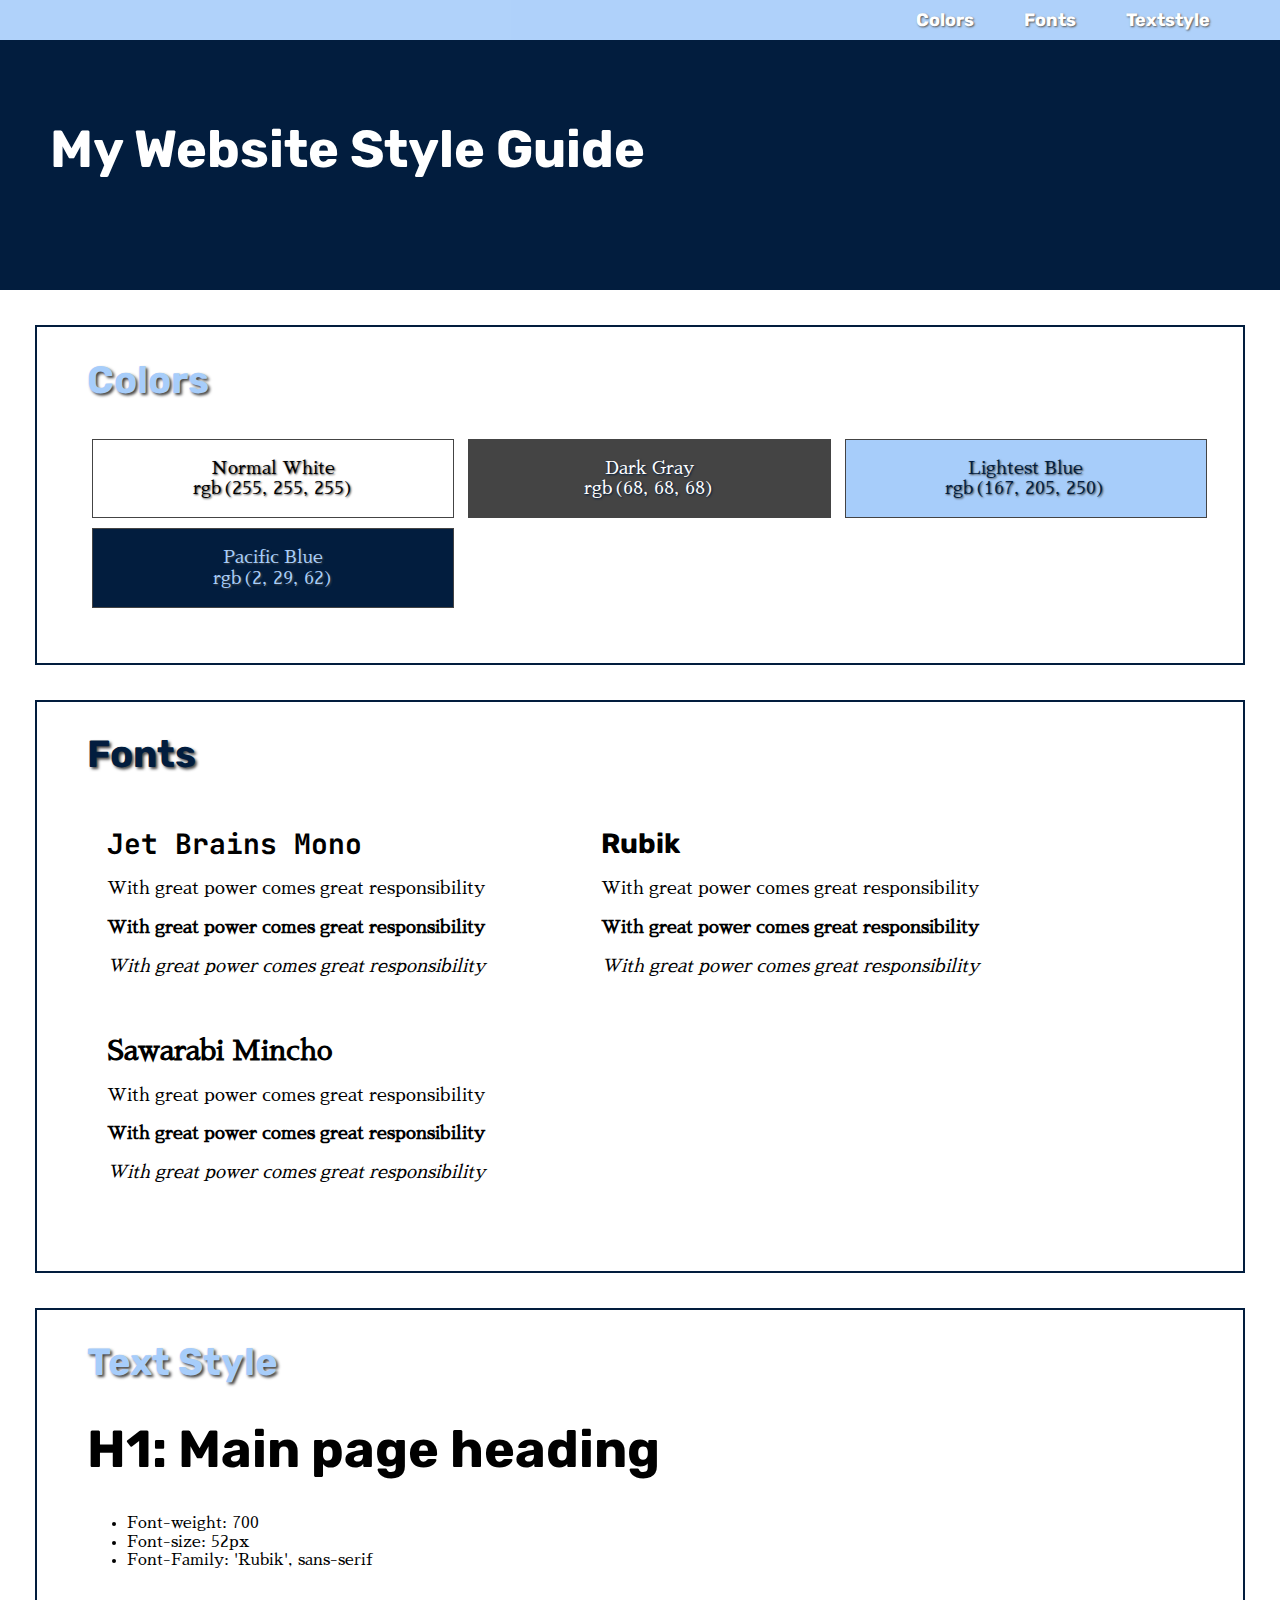
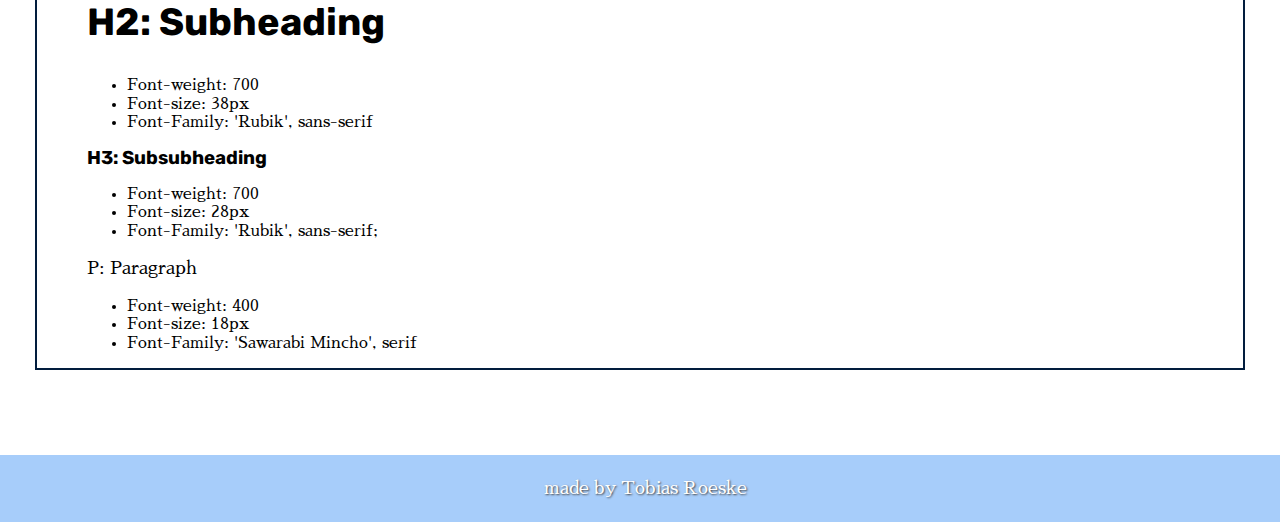
<file: Style Guide/index.html>
<!DOCTYPE html>
<html lang="en">
<head>
    <meta charset="UTF-8">
    <meta http-equiv="X-UA-Compatible" content="IE=edge">
    <meta name="viewport" content="width=device-width, initial-scale=1.0">
    <title>Style Guide</title>
    <link rel="stylesheet" href="./ressources/CSS/normalize.css" type="text/css">
    <link rel="stylesheet" href="./ressources/CSS/index.css" type="text/css">
    <link href="https://fonts.googleapis.com/css2?family=JetBrains+Mono&family=Rubik:wght@400;700&family=Sawarabi+Mincho&display=swap" rel="stylesheet">
</head>
<body>

    <!-- Header & Navbar-->
       <nav class="navbar">
            <span><a href="#">Textstyle</a></span>
            <span><a href="#fonts">Fonts</a></span>
            <span><a href="#colors">Colors</a></span>
        </nav>
    <!-- Banner Section-->
<main>
    <header class="header">
        <h1 id="mainheading">My Website Style Guide</h1>
    </header>

    <!-- Color Section-->
    
    <section class="colors" id="colors">
        <h2>Colors</h2>
        <div class="colorblock">
            <div class="color-panel normalwhite">
                <p>Normal White <br>
                rgb(255, 255, 255)</p>
            </div>
            <div class="color-panel darkgray">
                <p>Dark Gray<br>
                rgb(68, 68, 68)</p>
            </div>
            <div class="color-panel lightestblue">
                <p>Lightest Blue <br>
                rgb(167, 205, 250)</p>
            </div>
            <div class="color-panel pacificblue">
            <p>Pacific Blue<br>
            rgb(2, 29, 62)</p>
            </div>
        </div>
    </section>

    <!-- Font Section-->
    
    <section class="fonts" id="fonts">
        <h2>Fonts</h2>
        <div class="fontblock">
            <div class="font-panel jet-brains-mono">
                <h3>Jet Brains Mono</h3>
                <p class="normal">With great power comes great responsibility</p>
                <p class="bolt">With great power comes great responsibility</p>
                <p class="italic">With great power comes great responsibility</p>
            </div>
            <div class="font-panel rubik">
                <h3>Rubik</h3>
                <p class="normal">With great power comes great responsibility</p>
                <p class="bolt">With great power comes great responsibility</p>
                <p class="italic">With great power comes great responsibility</p>
            </div>
            <div class="font-panel sawarabi-mincho">
                <h3>Sawarabi Mincho</h3>
                <p class="normal">With great power comes great responsibility</p>
                <p class="bolt">With great power comes great responsibility</p>
                <p class="italic">With great power comes great responsibility</p>
            </div>
        </div>

    </section>
    
    <!-- Textstyle Section-->
    
    <section class="textstyle" id="textstyle">
        <h2 id="specialh2">Text Style</h2>
            <h1>H1: Main page heading</h1>
                <ul>
                    <li>Font-weight: 700</li>
                    <li>Font-size: 52px</li>
                    <li>Font-Family: 'Rubik', sans-serif</li>
                </ul>
            <h2>H2: Subheading</h2>
                <ul>
                    <li>Font-weight: 700</li>
                    <li>Font-size: 38px</li>
                    <li>Font-Family: 'Rubik', sans-serif</li>
                </ul>
            <h3>H3: Subsubheading</h3>
                <ul>
                    <li>Font-weight: 700</li>
                    <li>Font-size: 28px</li>
                    <li>Font-Family: 'Rubik', sans-serif;</li>
                </ul>
            <p>P: Paragraph</p>
                <ul>
                    <li>Font-weight: 400</li>
                    <li>Font-size: 18px</li>
                    <li>Font-Family: 'Sawarabi Mincho', serif</li>
                </ul>
    </section>
</main>
<footer>
    <p>made by Tobias Roeske</p>
</footer>    
</body>
</html>
</file>
<file: Style Guide/ressources/CSS/index.css>
/* Type Selectors */

html {
    background: rgb(255, 255, 255);
    width: 100%;
}

body {
    margin: 0;
}

main {
    margin-top: 40px;
}

a {
    text-decoration: none;
    font-family: 'Rubik', sans-serif;
    font-size: 18px;
    font-weight: 700;
    color: rgb(255, 255, 255);
    text-shadow: 1px 1px 2px rgb(68, 68, 68);
}

a:hover {
    color:rgb(2, 29, 62);
    text-shadow: none;
}

h1 {
    font-family: 'Rubik', sans-serif;
    font-size: 52px;
    font-weight: 700;
}

h2 {
    font-family: 'Rubik', sans-serif;
    font-size: 38px;
    font-weight: 700;
}



h3 {
    font-family: 'Rubik', sans-serif;
    font-size: 28;
    font-weight: 700;
    margin: 0;
}

p {
    font-family: 'Sawarabi Mincho', serif;
    font-size: 18px;
    font-weight: 400;
}

ul {
    font-family: 'Sawarabi Mincho', serif;
}

/* ID Selectors */

#mainheading {
    color:rgb(255, 255, 255);
    margin: 0;
    width: 100%;
    position: relative;
    top: 80px;
    left: 50px;
} 

#specialh2 {
    color: rgb(167, 205, 250);
    text-shadow: 2px 2px 3px rgb(68, 68, 68);
}

/* Navbar Section */

.navbar {
    box-sizing: border-box;
    background-color:rgb(167, 205, 250);
    padding: 20px 20px;
    width: 100%;
    height: 8px;
    position: fixed;
    top: 0;
    opacity: .9;
    z-index: 1;
}

.navbar span {
    display: block;
    position: relative;
    float: right;
    bottom: 10px;
    padding-right: 50px;
}

/* Banner Section */

.header {
    box-sizing: border-box;
    background-color:rgb(2, 29, 62);
    height: 250px;
    width: 100%;
    position: static;
}

/* Color Section */

.colors {
    border: solid 2px rgb(2, 29, 62);
    border-collapse: collapse;
    margin: 35px;
    padding-left: 50px;
}

.colors h2 {
    color:rgb(167, 205, 250);
    text-shadow: 2px 2px 3px rgb(68, 68, 68);
}

.colorblock {
    margin-bottom: 50px;
    margin-right: 30px;
}


.normalwhite {
    font-family: 'Sawarabi Mincho', serif;
    font-size: 22px;
    font-weight: 700;
    border: solid 1px rgb(68, 68, 68);
    text-shadow: 1px 1px 2px rgb(68, 68, 68);
    text-align: center;
}

.darkgray {
    font-family: 'Sawarabi Mincho', serif;
    font-size: 22px;
    font-weight: 700;
    border: solid 1px rgb(68, 68, 68);
    color:rgb(255, 255, 255);
    background-color:rgb(68, 68, 68);
    text-shadow: 1px 1px 2px rgb(2, 29, 62);
    text-align: center;

}

.lightestblue {
    font-family: 'Sawarabi Mincho', serif;
    font-size: 22px;
    font-weight: 700;
    border: solid 1px rgb(68, 68, 68);
    background-color:rgb(167, 205, 250);
    color:rgb(2, 29, 62);
    text-shadow: 1px 1px 2px rgb(68, 68, 68);
    text-align: center;
}

.pacificblue {
    font-family: 'Sawarabi Mincho', serif;
    font-size: 22px;
    font-weight: 700;
    border: solid 1px rgb(68, 68, 68);
    background-color:rgb(2, 29, 62);
    color: rgb(167, 205, 250);
    text-shadow: 1px 1px 2px rgb(68, 68, 68);
    text-align: center;
}

.color-panel {
    display: inline-block;
    width: 32%;
    margin: 5px;
}

/* Font Section */

.fonts {
    border: solid 2px rgb(2, 29, 62);
    border-collapse: collapse;
    margin: 35px;
    padding-left: 50px;
}

.fonts h2 {
    color:rgb(2, 29, 62);
    text-shadow: 2px 2px 3px rgb(68, 68, 68);
}

.fontblock {
    margin-bottom: 50px;
    margin-right: 30px;
}

.fontblock p {
    font-size: 18px;
}

.jet-brains-mono {
    font-family: 'JetBrains Mono', monospace;
}

.jet-brains-mono h3 {
    font-family: 'JetBrains Mono', monospace;
    font-size: 28px;
    font-weight: 700;
}


.rubik {
    font-family: 'Rubik', sans-serif;
}

.rubik h3 {
    font-family: 'Rubik', sans-serif;
    font-size: 28px;
    font-weight: 700px;
}


.sawarabi-mincho {
    font-family: 'Sawarabi Mincho', serif;
}

.sawarabi-mincho h3 {
    font-family: 'Sawarabi Mincho', serif;
    font-size: 28px;
    font-weight: 700;
}

.bolt {
    font-weight: 700;
}

.italic {
    font-style: italic;
}

.font-panel {
    display: inline-block;
    width: 40%;
    margin: 20px;
}

/* Text-Style Section */



.textstyle {
    border: solid 2px rgb(2, 29, 62);
    margin: 35px;
    padding-left: 50px;
}

/* Footer Section */

footer {
    position: relative;
    top: 50px;
    width: 100%;
    padding: 5px;
    background-color: rgb(167, 205, 250);
    color:rgb(255, 255, 255);
    text-shadow: 1px 1px 2px rgb(68, 68, 68);
    text-align: center;
}
</file>
